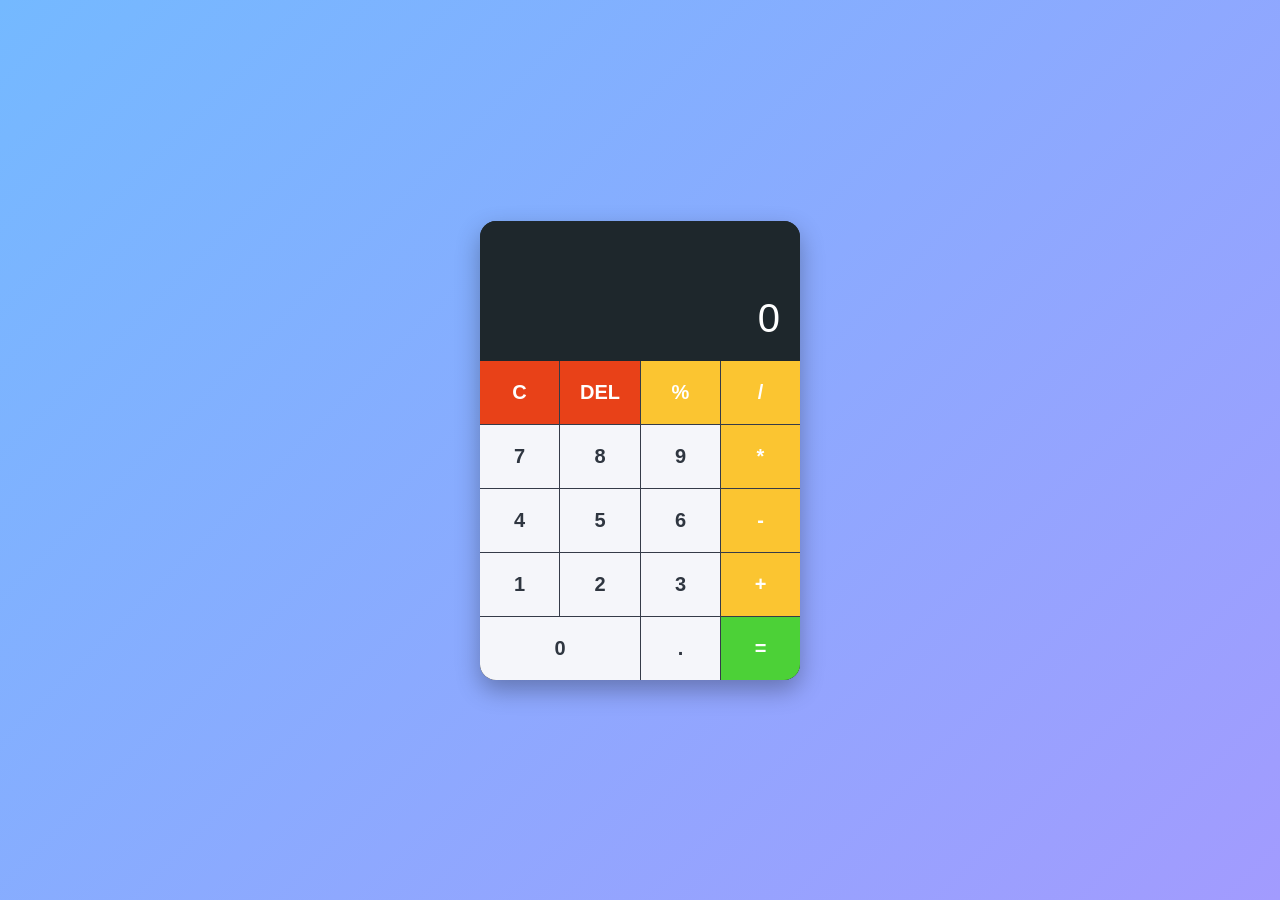
<file: task2-calculator/index.html>
<!DOCTYPE html>
<html lang="en">

<head>
    <meta charset="UTF-8">
    <meta name="viewport" content="width=device-width, initial-scale=1.0">
    <title>Calculator</title>
    <link rel="icon"
        href="https://img.magnific.com/free-vector/calculator-floating-cartoon-vector-icon-illustration-finance-business-icon-concept-isolated-flat_138676-9297.jpg?semt=ais_test_b&w=740&q=80">
    <link rel="stylesheet" href="style.css">
</head>

<body>
    <div class="calculator">
        <div id="display" class="calculator-display">0</div>
        <div class="calculator-keys">
            <button class="btn function" data-action="clear">C</button>
            <button class="btn function" data-action="delete">DEL</button>
            <button class="btn operator" data-action="percent">%</button>
            <button class="btn operator" data-action="operator">/</button>

            <button class="btn" data-action="number">7</button>
            <button class="btn" data-action="number">8</button>
            <button class="btn" data-action="number">9</button>
            <button class="btn operator" data-action="operator">*</button>

            <button class="btn" data-action="number">4</button>
            <button class="btn" data-action="number">5</button>
            <button class="btn" data-action="number">6</button>
            <button class="btn operator" data-action="operator">-</button>

            <button class="btn" data-action="number">1</button>
            <button class="btn" data-action="number">2</button>
            <button class="btn" data-action="number">3</button>
            <button class="btn operator" data-action="operator">+</button>

            <button class="btn zero" data-action="number">0</button>
            <button class="btn " data-action="decimal">.</button>
            <button class="btn calculate" data-action="calculate">=</button>
        </div>
    </div>
    <script src="index.js"></script>
</body>

</html>
</file>
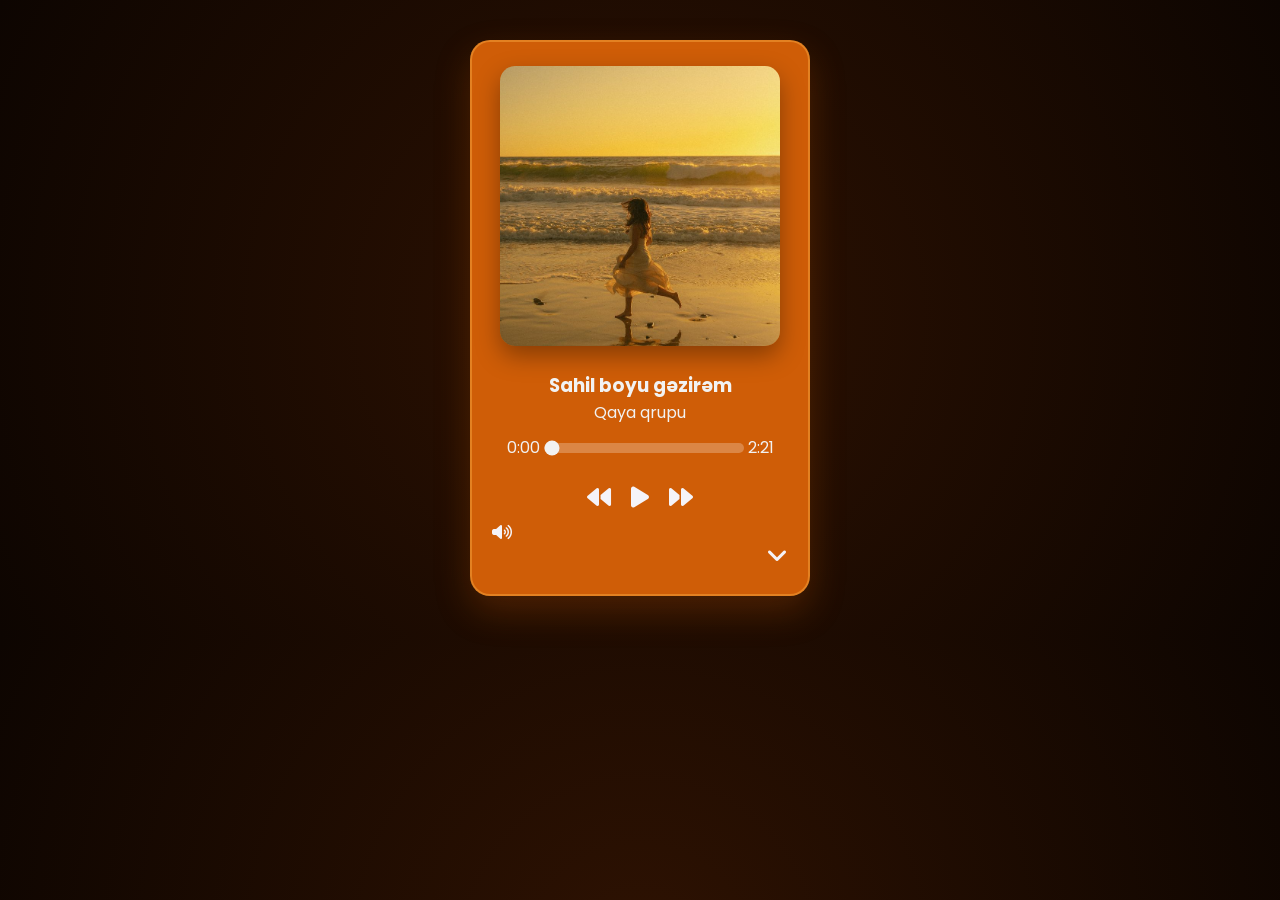
<file: task3-music-player/index.html>
<!DOCTYPE html>
<html lang="en">

<head>
    <meta charset="UTF-8">
    <meta name="viewport" content="width=device-width, initial-scale=1.0">
    <link rel="icon" type="image/png" href="assets/images/favicon.png">
    <title>Music Player</title>
    <link rel="stylesheet" href="https://cdnjs.cloudflare.com/ajax/libs/font-awesome/6.5.1/css/all.min.css">
    <link rel="stylesheet" href="style.css">
</head>

<body>
    <div class="music-player">
        <!-- Music box -->
        <div class="music-box">
            <div class="cover-img">
                <img src="assets/images/sahil-boyu.jpg" alt="Album Cover">
            </div>
            <div class="title">
                <h3>Sahil boyu gəzirəm</h3>
                <p>Qaya qrupu</p>
            </div>
            <div class="progress-bar">
                <span class="current-time">0:00</span>
                <input type="range" aria-label="Progress Bar" class="progress" value="0" min="0" max="100">
                <span class="duration">2:21</span>
            </div>
            <!-- Song Controls -->
            <div class="main-controls">
                <button id="prev" class="btn fa-xl" aria-label="Previous Song"><i
                        class="fa-solid fa-backward"></i></button>
                <button id="play" class="btn play-btn fa-xl" aria-label="Play/Pause"><i
                        class="fa-solid fa-play"></i></button>
                <button id="next" class="btn fa-xl" aria-label="Next Song"><i class="fa-solid fa-forward"></i></button>
            </div>

            <div class="volume-container">
                <button id="volume-btn" class="volume-btn " aria-label="Mute/Unmute"><i
                        class="fa-solid fa-volume-up"></i></button>
                <div id="volume-panel" class="volume-panel hidden">
                    <input type="range" aria-label="Volume Slider" id="volume-slider" min="0" max="100" step="1"
                        value="100">
                    <span id="volume-percent">100%</span>
                </div>
            </div>
             <!-- Playlist -->
            <div class="playlist">
                <audio id="audio"></audio>
                <div class="playlist-container">
                    <div class="playlist-items">
                        <span class="song-title"></span>
                        <span class="song-artist"></span>
                    </div>
                    <button class="playlist-arrow" aria-label="Toggle Playlist"><i
                            class="fa-solid fa-angle-down "></i></button>
                </div>
                <ul class="playlist-dropdown hidden"></ul>
            </div>
        </div>
        <script src="index.js"></script>
</body>

</html>
</file>
<file: task2-calculator/style.css>
* {
    box-sizing: border-box;
    margin: 0;
    padding: 0;
    font-family: 'Segoe UI', Tahoma, Geneva, Verdana, sans-serif;
}

body {
    display: flex;
    justify-content: center;
    align-items: center;
    height: 100vh;
    background: linear-gradient(135deg, #74b9ff, #a29bfe);
}

.calculator {
    background-color: #2d3436;
    border-radius: 16px;
    box-shadow: 0 10px 25px rgba(0, 0, 0, 0.3);
    width: 320px;
    overflow: hidden;
}

.calculator-display {
    background-color: #1e272c;
    color: #ffffff;
    font-size: 2.5rem;
    text-align: right;
    padding: 20px;
    word-wrap: break-word;
    word-break: break-all;
    min-height: 140px;
    display: flex;
    align-items: flex-end;
    justify-content: flex-end;
}

.calculator-keys {
    display: grid;
    grid-template-columns: repeat(4, 1fr);
    gap: 1px;
    background-color: #353b48;
}

.btn {
    background-color: #f5f6fa;
    border: none;
    font-size: 1.25rem;
    padding: 20px;
    cursor: pointer;
    transition: background-color 0.2s, transform 0.1s;
    color: #2f3640;
    font-weight: 600;
}

.btn:hover {
    background-color: #dcdde1;
}

.btn:active {
    transform: scale(0.95);
}

.btn.operator {
    background-color: #fbc531;
    color: #fff;
}

.btn.operator:hover {
    background-color: #e1b12c;
}

.btn.function {
    background-color: #e84118;
    color: #fff;
}

.btn.function:hover {
    background-color: #c23616;
}

.btn.calculate {
    background-color: #4cd137;
    color: #fff;
}

.btn.calculate:hover {
    background-color: #44bd32;
}

.btn.zero {
    grid-column: span 2;
}
</file>
<file: task3-music-player/style.css>
@import url('https://fonts.googleapis.com/css2?family=Poppins:wght@300;400;500;600;700&display=swap');

/* Rest */

* {
    margin: 0;
    padding: 0;
    box-sizing: border-box;
}

/* Base styles */

body {
    background: radial-gradient(circle at center, #2e1202 0%, #0d0501 100%);
    font-family: 'Poppins', sans-serif;
    overflow: hidden;
    color: #f2f2f2
}

input[type="range"] {
    appearance: none;
    background-color: rgba(255, 255, 255, 0.25);
    accent-color: #f2f2f2;
    cursor: pointer;
    height: 10px;
    border-radius: 10px;
    width: 200px;
}

button {
    background: none;
    border: none;
    outline: none;
    padding: 0;
    cursor: pointer;
}

i {
    color: #f5f3f8
}

li {
    list-style: none;
    padding: 8px 14px;
    white-space: nowrap;
    overflow: hidden;
    text-overflow: ellipsis;
}

.hidden {
    display: none;
}

.music-player {
    display: flex;
    flex-direction: column;
    align-items: center;
    justify-content: center;
}

/* Music box */

.music-box {
    position: relative;
    display: flex;
    flex-direction: column;
    align-items: center;
    justify-content: center;
    margin: 40px;
    width: 340px;
    padding: 24px 20px;
    background-color: #cf5d07;
    border: 2px solid rgba(255, 183, 77, 0.4);
    border-radius: 20px;
    box-shadow: 0 15px 35px rgba(207, 93, 7, 0.25);
}

/* Image */

.cover-img {
    width: 100%;
    max-width: 280px;
    border-radius: 15px;
    box-shadow: 0 10px 25px rgba(0, 0, 0, 0.35);
    aspect-ratio: 1 / 1;
    margin: 0 auto;
    overflow: hidden;
}

.cover-img img {
    width: 100%;
    height: 100%;
    object-fit: cover;
    display: block;
}

/* Song info & controls */

.title {
    padding-top: 25px;
    text-align: center;
}

.progress-bar {
    padding: 10px;
}

.main-controls {
    display: flex;
    gap: 20px;
    padding-top: 15px;
}

/* Volume controls */

.volume-container {
    display: flex;
    justify-content: flex-start;
    gap: 5px;
    width: 100%;
    padding-top: 15px;
}

.volume-btn {
    font-size: medium;
}

.volume-panel {
    transition: opacity 0.6s ease-in-out;
}

/* Playlist */

.playlist {
    width: 100%;
    position: relative;
}

.playlist-container {
    display: flex;
    align-items: center;
    justify-content: space-between;
    gap: 20px;

}

.playlist-items {
    overflow: hidden;
}

.playlist-arrow {
    transition: transform 0.3s ease;
    font-size: x-large;
}

.playlist-arrow.open {
    transform: rotate(180deg);
}

/* Playlist dropdown menu */

.playlist-dropdown {
    position: absolute;
    top: calc(100% + 5px);
    left: 0;
    right: 0;
    z-index: 100;
    max-height: 140px;
    overflow-y: auto;
    cursor: pointer;
    overflow-y: auto;
    overflow-x: hidden;
    padding: 4px 0;
    background-color: #a84803;
    border-radius: 10px;
    outline: none;
    border: none;
}

/* Custom scrollbar */

.playlist-dropdown::-webkit-scrollbar {
    width: 8px;
}

.playlist-dropdown::-webkit-scrollbar-thumb {
    background: #f2f2f2;
    border-radius: 10px;
}
</file>
